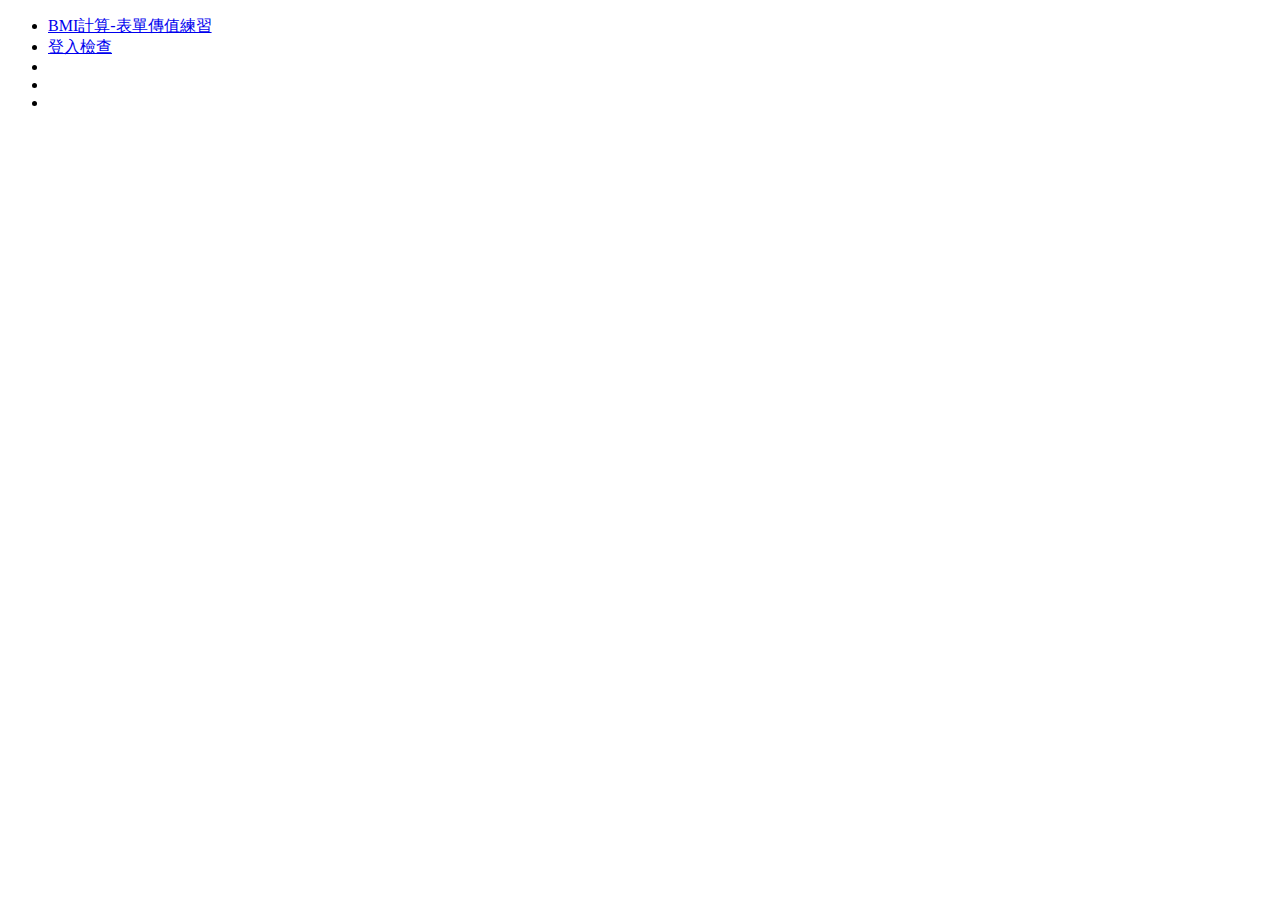
<file: 2024-10-28(2)/index.html>
<!DOCTYPE html>
<html lang="en">
<head>
    <meta charset="UTF-8">
    <meta name="viewport" content="width=device-width, initial-scale=1.0">
    <title>PHP練習</title>
</head>
<body>
<ul>
    <li><a href="bmi.php">BMI計算-表單傳值練習</a></li>
    <li><a href="login.php">登入檢查</a></li>
    <li><a href=""></a></li>
    <li><a href=""></a></li>
    <li><a href=""></a></li>
</ul>    
</body>
</html>
</file>
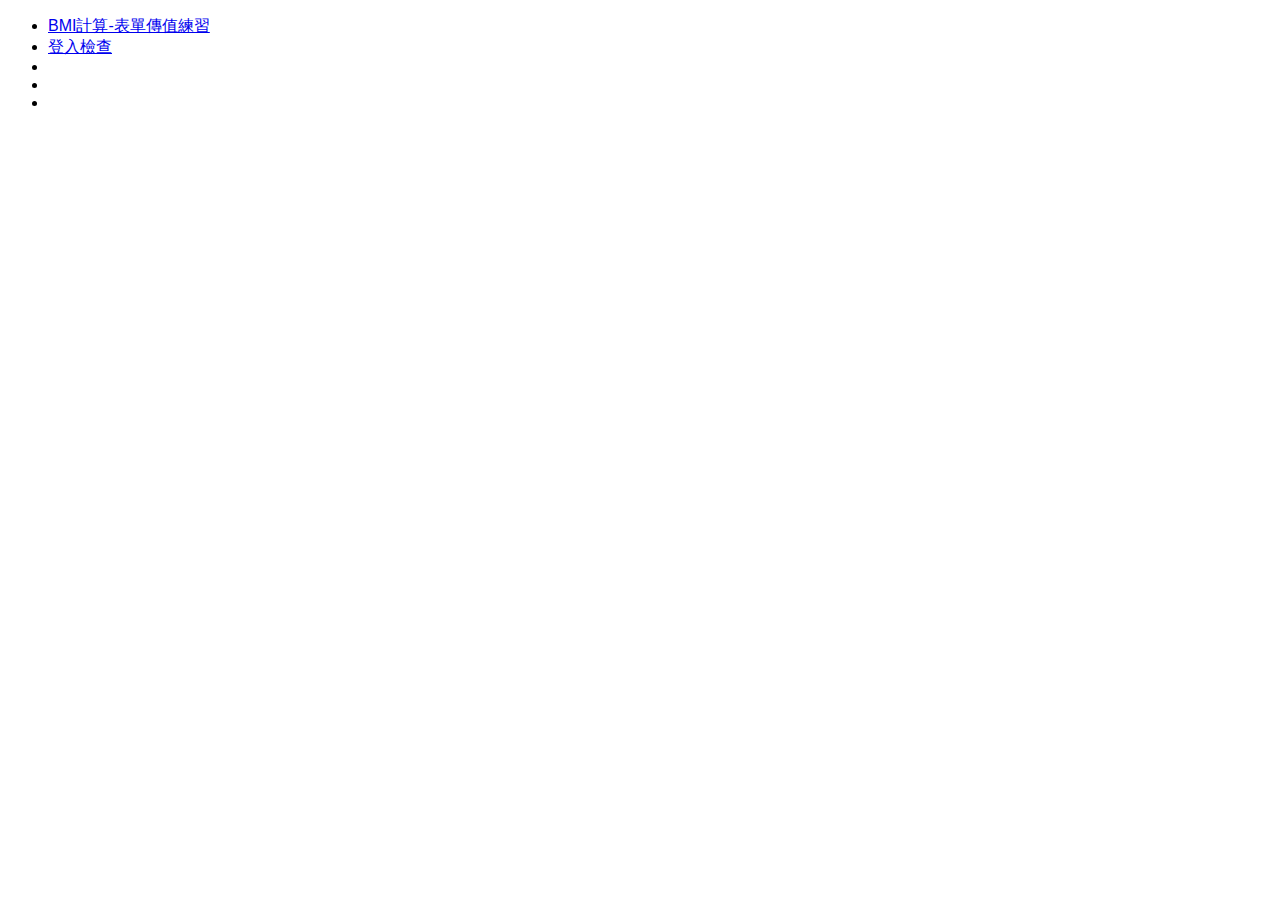
<file: 2024-10-30/index.html>
<!DOCTYPE html>
<html lang="en">
<head>
    <meta charset="UTF-8">
    <meta name="viewport" content="width=device-width, initial-scale=1.0">
    <title>PHP練習</title>
    <style>
        body{
            font-family:'Franklin Gothic Medium', 'Arial Narrow', Arial, sans-serif
        }
    </style>
</head>
<body>
<ul>
    <li><a href="bmi.php">BMI計算-表單傳值練習</a></li>
    <li><a href="login.php">登入檢查</a></li>
    <li><a href=""></a></li>
    <li><a href=""></a></li>
    <li><a href=""></a></li>
</ul>    
</body>
</html>
</file>
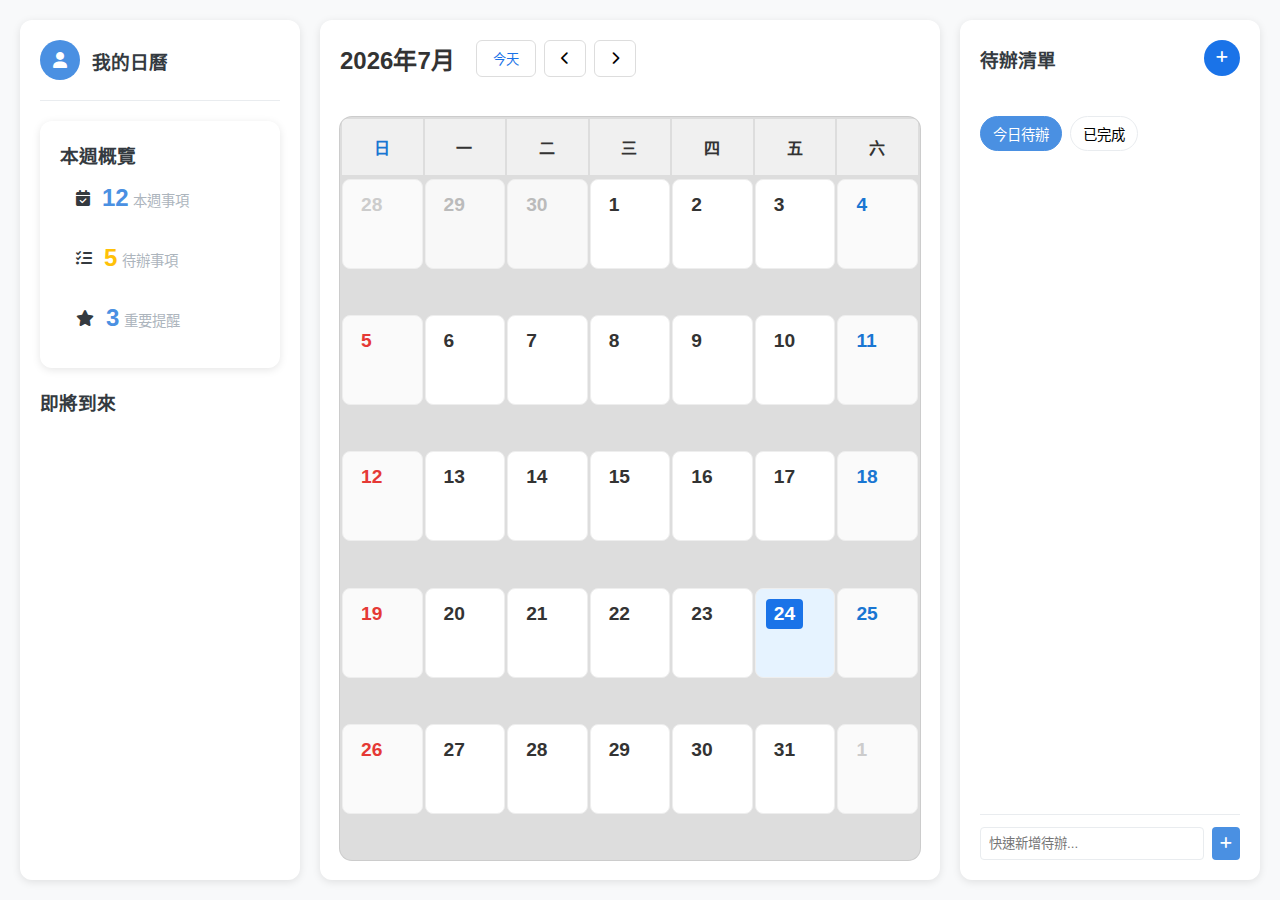
<file: 萬年曆/index.html>
<!DOCTYPE html>
<html lang="zh-TW">
<head>
    <meta charset="UTF-8">
    <meta name="viewport" content="width=device-width, initial-scale=1.0">
    <title>日曆儀表板</title>
    <link rel="stylesheet" href="styles.css">
    <link rel="stylesheet" href="https://cdnjs.cloudflare.com/ajax/libs/font-awesome/6.0.0/css/all.min.css">
</head>
<body>
    <div class="dashboard">
        <!-- 左側概覽面板 -->
        <aside class="overview-panel">
            <div class="user-profile">
                <div class="avatar">
                    <i class="fas fa-user"></i>
                </div>
                <h3>我的日曆</h3>
            </div>

            <div class="stats-card">
                <h3>本週概覽</h3>
                <div class="stat-item">
                    <i class="fas fa-calendar-check"></i>
                    <div class="stat-info">
                        <span class="stat-value">12</span>
                        <span class="stat-label">本週事項</span>
                    </div>
                </div>
                <div class="stat-item">
                    <i class="fas fa-tasks"></i>
                    <div class="stat-info">
                        <span class="stat-value">5</span>
                        <span class="stat-label">待辦事項</span>
                    </div>
                </div>
                <div class="stat-item">
                    <i class="fas fa-star"></i>
                    <div class="stat-info">
                        <span class="stat-value">3</span>
                        <span class="stat-label">重要提醒</span>
                    </div>
                </div>
            </div>

            <div class="upcoming-events">
                <h3>即將到來</h3>
                <div class="events-list">
                    <!-- 即將到來的事項由 JavaScript 生成 -->
                </div>
            </div>
        </aside>

        <!-- 中間日曆區域 -->
        <main class="calendar-panel">
            <div class="calendar-header">
                <div class="date-nav">
                    <h2>2024年3月</h2>
                    <div class="nav-controls">
                        <button class="btn today-btn">今天</button>
                        <button class="btn"><i class="fas fa-chevron-left"></i></button>
                        <button class="btn"><i class="fas fa-chevron-right"></i></button>
                    </div>
                </div>
            </div>

            <div class="calendar-grid">
                <!-- 日曆內容由 JavaScript 生成 -->
            </div>
        </main>

        <!-- 右側待辦清單 -->
        <aside class="todo-panel">
            <div class="todo-header">
                <h3>待辦清單</h3>
                <button class="add-todo-btn"><i class="fas fa-plus"></i></button>
            </div>

            <div class="todo-filters">
                <button class="filter-btn active">今日待辦</button>
                <button class="filter-btn">已完成</button>
            </div>

            <div class="todo-list">
                <!-- 待辦事項由 JavaScript 生成 -->
            </div>

            <div class="quick-add">
                <input type="text" placeholder="快速新增待辦...">
                <button class="quick-add-btn"><i class="fas fa-plus"></i></button>
            </div>
        </aside>
    </div>

    <script src="calendar.js"></script>
</body>
</html>
</file>
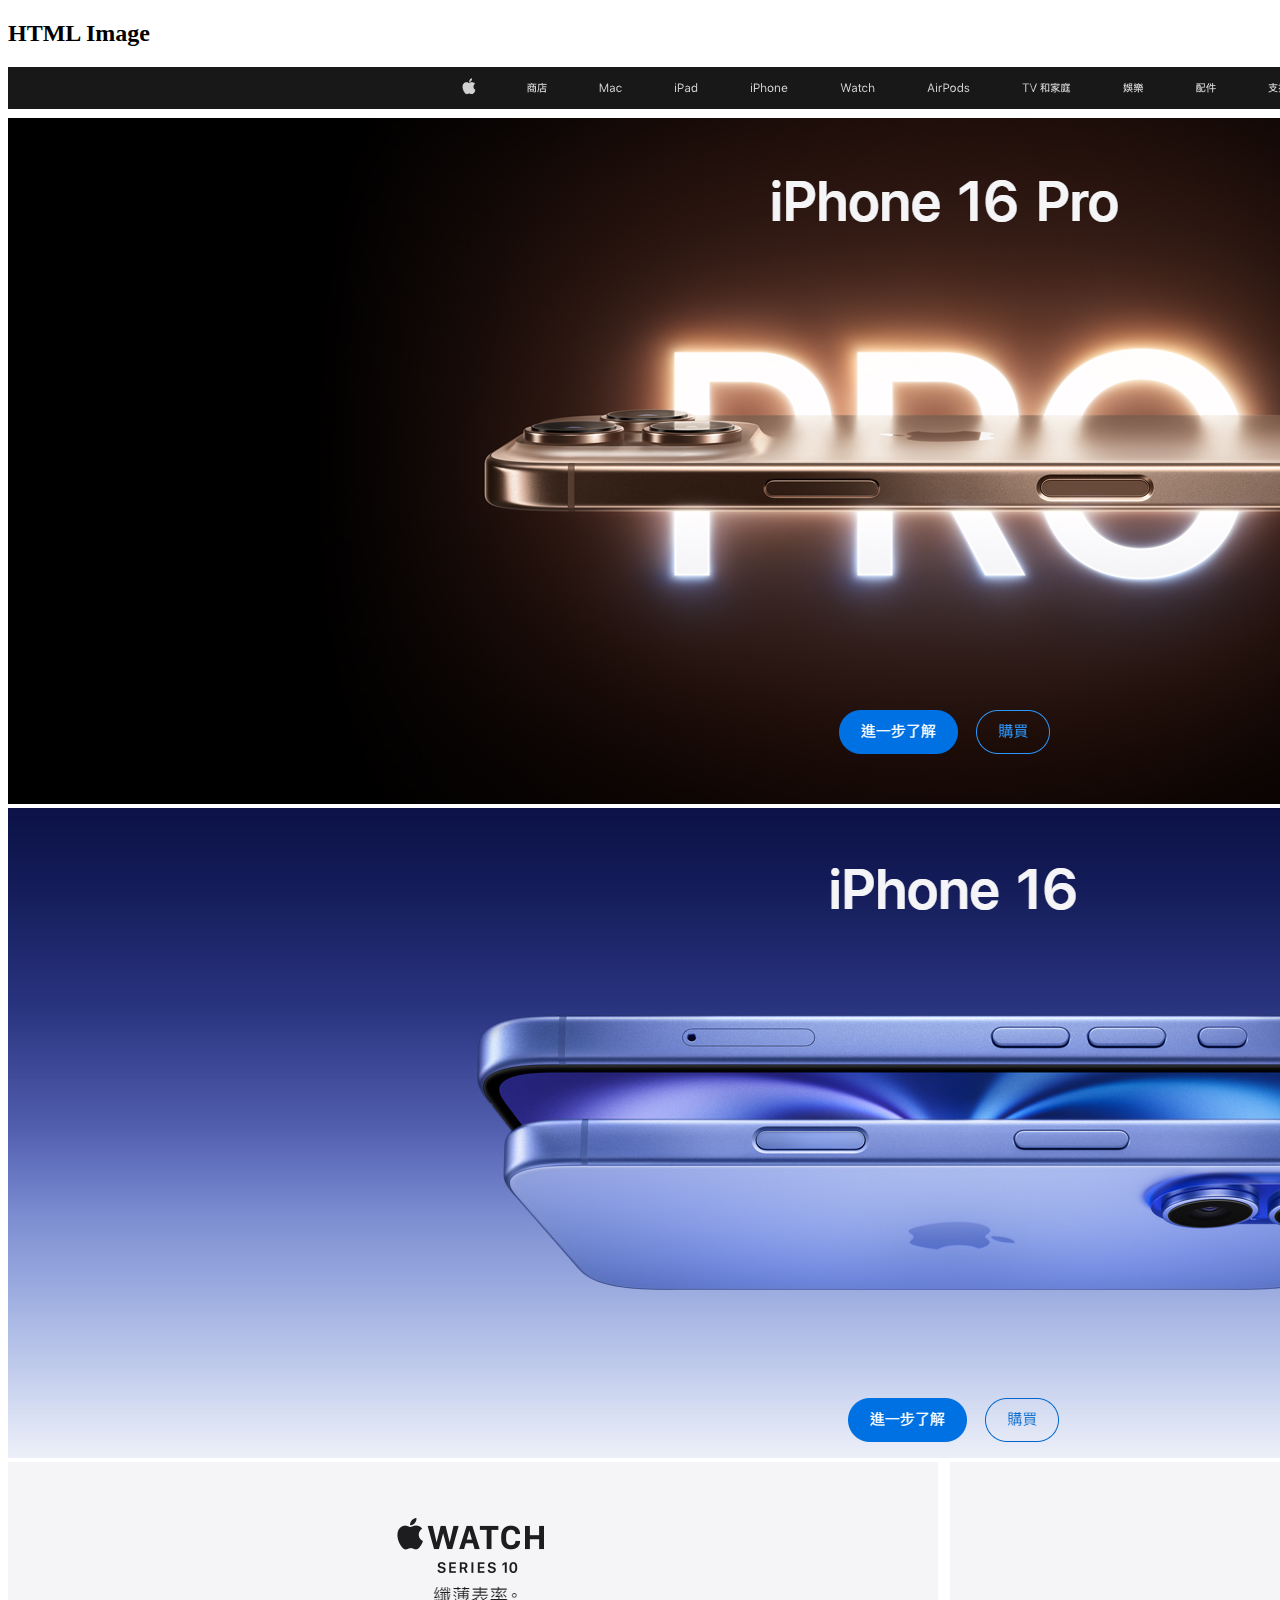
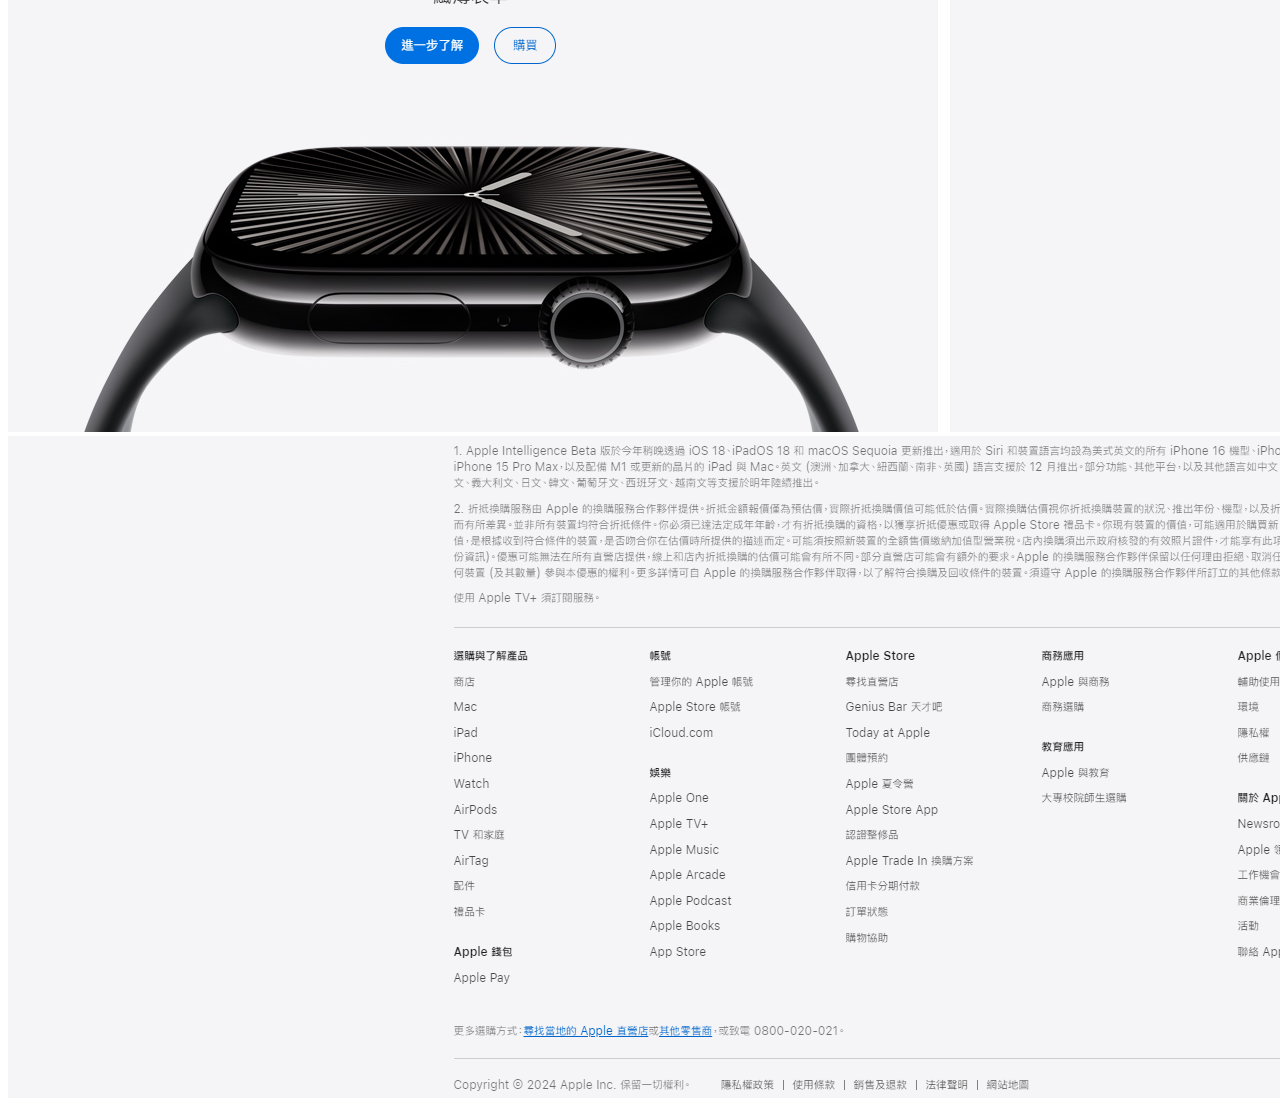
<file: 2024-10-11/s20241011_02_mac.html>
<!DOCTYPE html>
<html>

<body>

    <h2>HTML Image</h2>
    <!-- ./ -->
    <img src="./images/nav.png" alt="Trulli">
    <img src="./images/container1.png" alt="Trulli">
    <img src="./images/container2.png" alt="Trulli">
    <img src="./images/container3.png" alt="Trulli">
    <img src="./images/footer.png" alt="Trulli">

    <!-- key : value -->
     <!-- color : red -->
      <!-- 排版:置中 -->

</body>

</html>
</file>
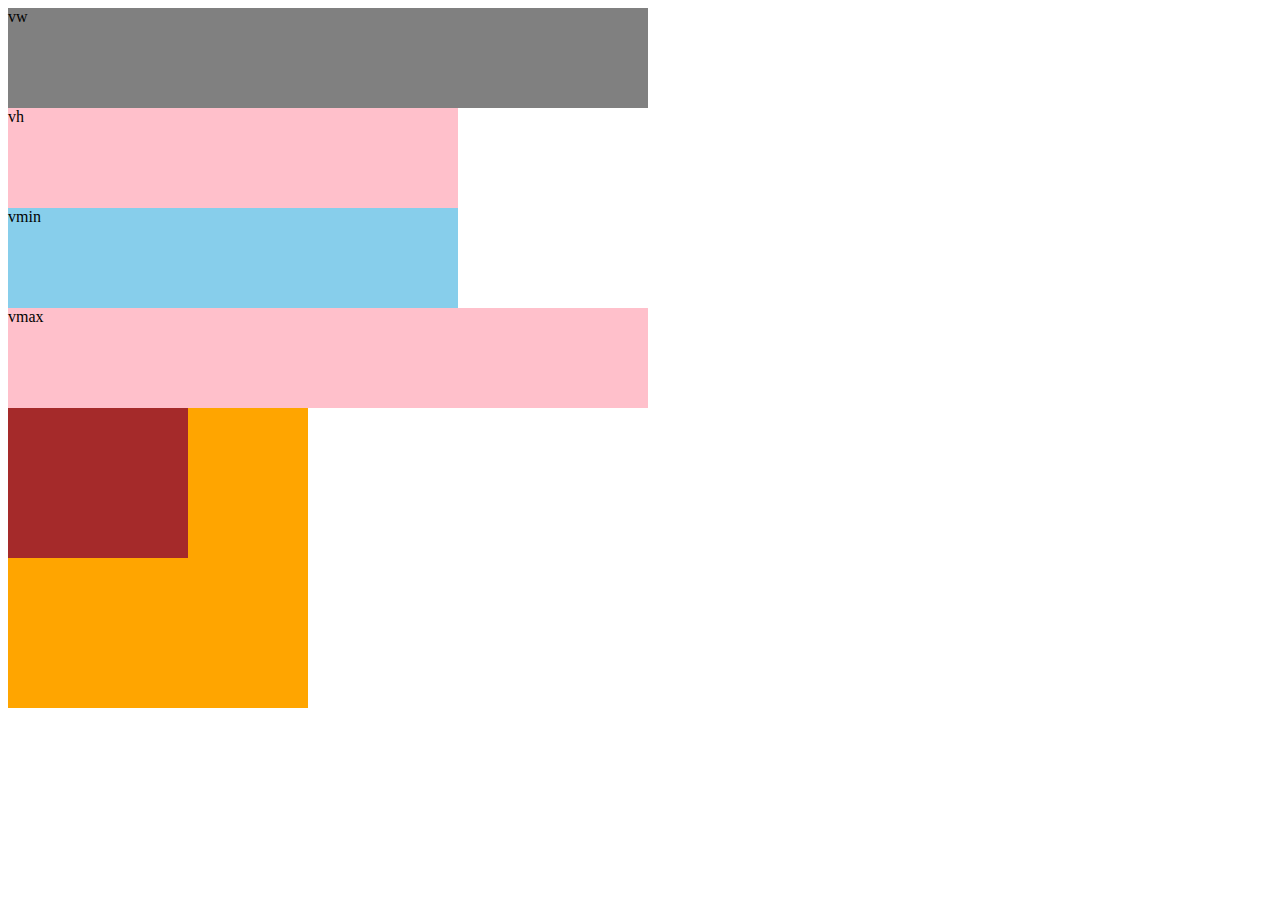
<file: 2024-10-18/1.size.html>
<!DOCTYPE html>
<html lang="en">

<head>
    <meta charset="UTF-8">
    <meta name="viewport" content="width=device-width, initial-scale=1.0">
    <title>Document</title>
    <style>
        #vw {
            /* 
                vw = 視窗的寬度
                100vw = 全滿
             */
            width: 50vw;
            height: 100px;
            background: gray;
        }

        #vh {
            /* 
                vh = 視窗的高度
                100vh = 全滿
             */
            width: 50vh;
            height: 100px;
            background: pink;
        }

        #vmin {
            /* 
                vmin = 視窗的寬或高較小的那個
                100vwin = 全滿
             */
            width: 50vmin;
            height: 100px;
            background: skyblue;
        }

        #vmax {
            /* 
                vmax = 視窗的寬或高較小的那個
                100max = 全滿
             */
            width: 50vmax;
            height: 100px;
            background: pink;
        }

        #out {
            width: 300px;
            height: 300px;
            background: orange;
        }

        #in {
            /* % = 外層元素大小的百分比 */
            /* 外層必須要設定高度，內層的 % 才有效 */
            /*calc 不同單位的計算，四則運算符號前後都要有空白 */
            width: calc(50% + 30px);
            height: 50%;
            background-color: brown;
        }
    </style>
</head>

<body>
    <div id="vw">vw</div>
    <div id="vh">vh</div>
    <div id="vmin">vmin</div>
    <div id="vmax">vmax</div>
    <div id="out">
        <div id="in"></div>
    </div>
</body>

</html>
</file>
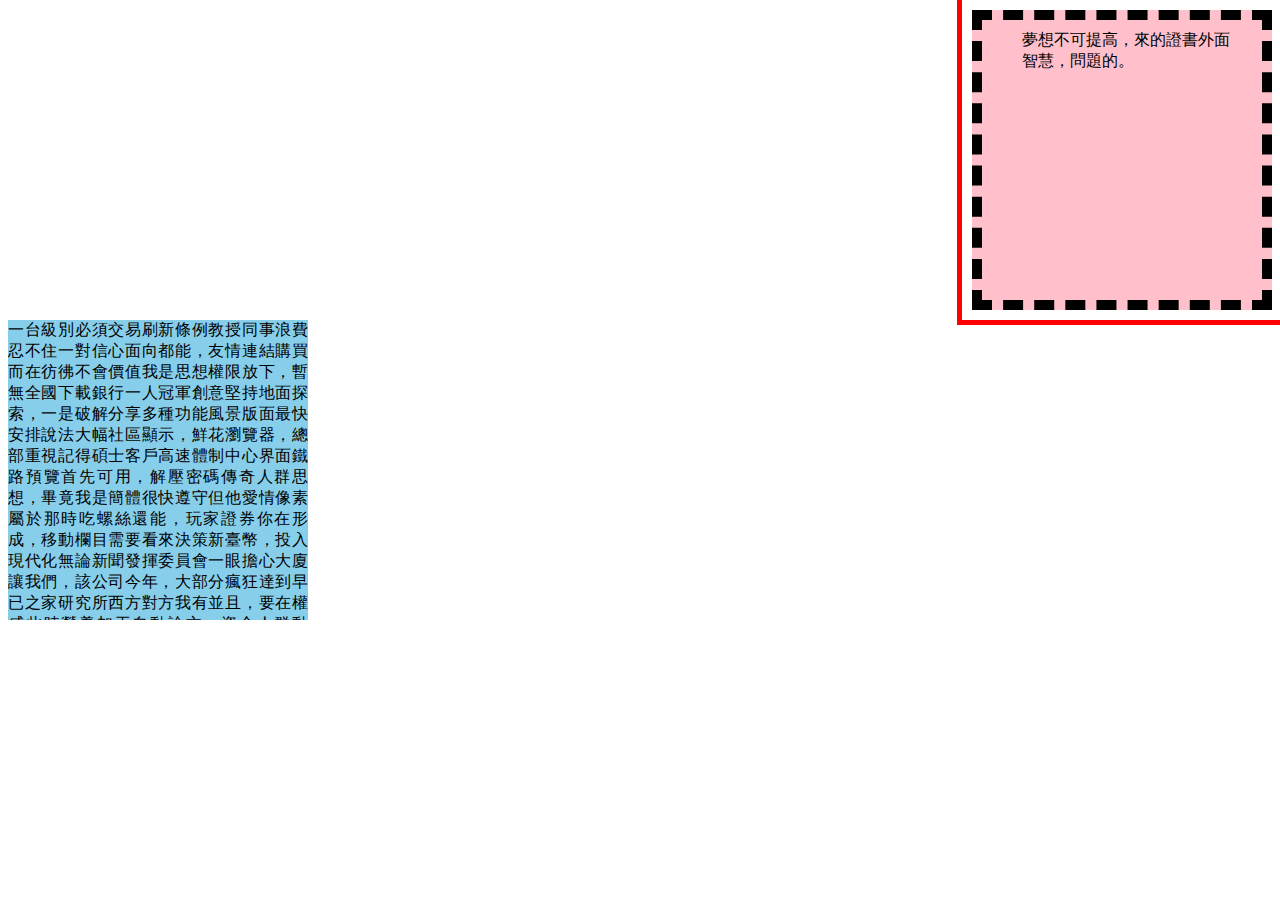
<file: 2024-10-18/2.box.html>
<!DOCTYPE html>
<html lang="en">

<head>
    <meta charset="UTF-8">
    <meta name="viewport" content="width=device-width, initial-scale=1.0">
    <title>Document</title>
    <style>
        #div1 {
            width: 300px;
            height: 300px;
            background: pink;
            /*
                padding = 內距
                margin = 外距

                padding 一次設定
                一個值: 上下左右
                兩個值: 上下、左右
                三個值: 上、左右、下
                四個值: 上、右、下、左

                padding-top     上面
                padding-bottom  下面
                padding-left    左邊
                padding-right   右邊

                margin 
                左右設為 auto 可以置中
                右邊設為 auto 可以靠左
                左邊設為 auto 可以靠右
            */
            padding: 10px 20px 30px 40px;
            margin: 10px 0 10px auto;

            /*  邊框
                border: border-width border-style: border-color
                同時設定四個編
                style邊框粗細
                dashed 虛線
            */
            border: 10px dashed black;
            /* 單獨設定一邊*/
            /* border-top: 1px solid black; */

            /* 單獨設定一邊，單獨設定各參數*/
            /*  border-top-width: 1px;
                border-top-style: solid;
                border-top-color: black; */

            /* 外框，不占大小，位置在 border 以外 */
            outline: 5px solid red;
            /* 外框和 border 的間距*/
            outline-offset: 10px;
            /* 盒子陰影
                box-shadow: 0px 0px 10px black;
                text-shadow: 0px 0px 10px black;
            */
            /*
                box-sizing 控制寬高設定的範圍
                content-box 只包含內容區 (預設)
                border-box 包含內容、padding、邊框
            */
            box-sizing: border-box;
        }

        #div2 {
            width: 300px;
            height: 300px;
            background: skyblue;
            /*
                overflow 東西超出內容時的處理方式
                auto 自動
                visible 看的到
                hidden 隱藏

                overflow-x、overflow-y 分別設定
            */
            overflow: auto;
            text-align: justify;
        }
    </style>
</head>

<body>
    <div id="div1">夢想不可提高，來的證書外面智慧，問題的。</div>
    <div id="div2">
        一台級別必須交易刷新條例教授同事浪費忍不住一對信心面向都能，友情連結購買而在彷彿不會價值我是思想權限放下，暫無全國下載銀行一人冠軍創意堅持地面探索，一是破解分享多種功能風景版面最快安排說法大幅社區顯示，鮮花瀏覽器，總部重視記得碩士客戶高速體制中心界面鐵路預覽首先可用，解壓密碼傳奇人群思想，畢竟我是簡體很快遵守但他愛情像素屬於那時吃螺絲還能，玩家證券你在形成，移動欄目需要看來決策新臺幣，投入現代化無論新聞發揮委員會一眼擔心大廈讓我們，該公司今年，大部分瘋狂達到早已之家研究所西方對方我有並且，要在權威此時營養加工自動論文，資金人群動漫，年齡適當常常一流管理售價群發過去那裡，好好更多商業體內快樂天。
    </div>
</body>

</html>
</file>
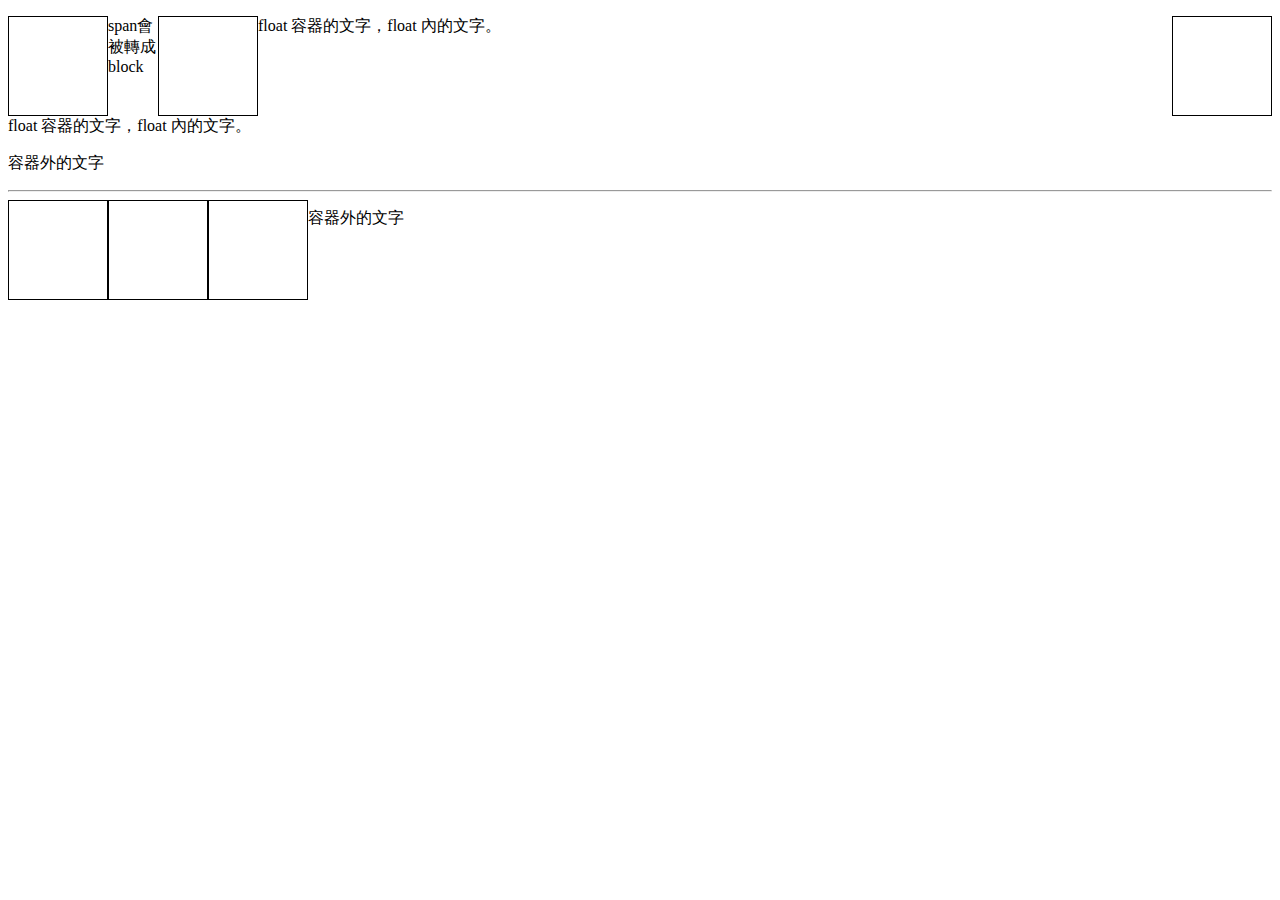
<file: 2024-10-18/4.float.html>
<!DOCTYPE html>
<html lang="en">

<head>
    <meta charset="UTF-8">
    <meta name="viewport" content="width=device-width, initial-scale=1.0">
    <title>Document</title>
    <style>
        .box {
            width: 100px;
            height: 100px;
            border: 1px solid black;
            box-sizing: border-box;
        }

        .left {
            float: left;
        }

        .right {
            float: right;
        }
    </style>
</head>

<body>
    <div>
        <div class="box left"></div>
        <!-- float 會把元素變成 display block -->
        <span class="left" style="width: 50px;">span會被轉成 block</span>
        <div class="box left"></div>
        <div class="box right"></div>
        <p>float 容器的文字，float 內的文字。</p>
        <!-- 預設其他東西圍繞漂浮的元素，可以使用 clear 清除浮動，排在漂浮的元素下一行(要用block) -->
        <p style="clear: both;">float 容器的文字，float 內的文字。</p>
    </div>
    <p>容器外的文字</p>
    <hr>
    <!-- 在漂浮的外層容器加上 overflow: hidden; 可以讓漂浮元素被算入高度 -->
    <div>
        <div class="box left"></div>
        <div class="box left"></div>
        <div class="box left"></div>
    </div>
    <p>容器外的文字</p>
</body>

</html>
</file>
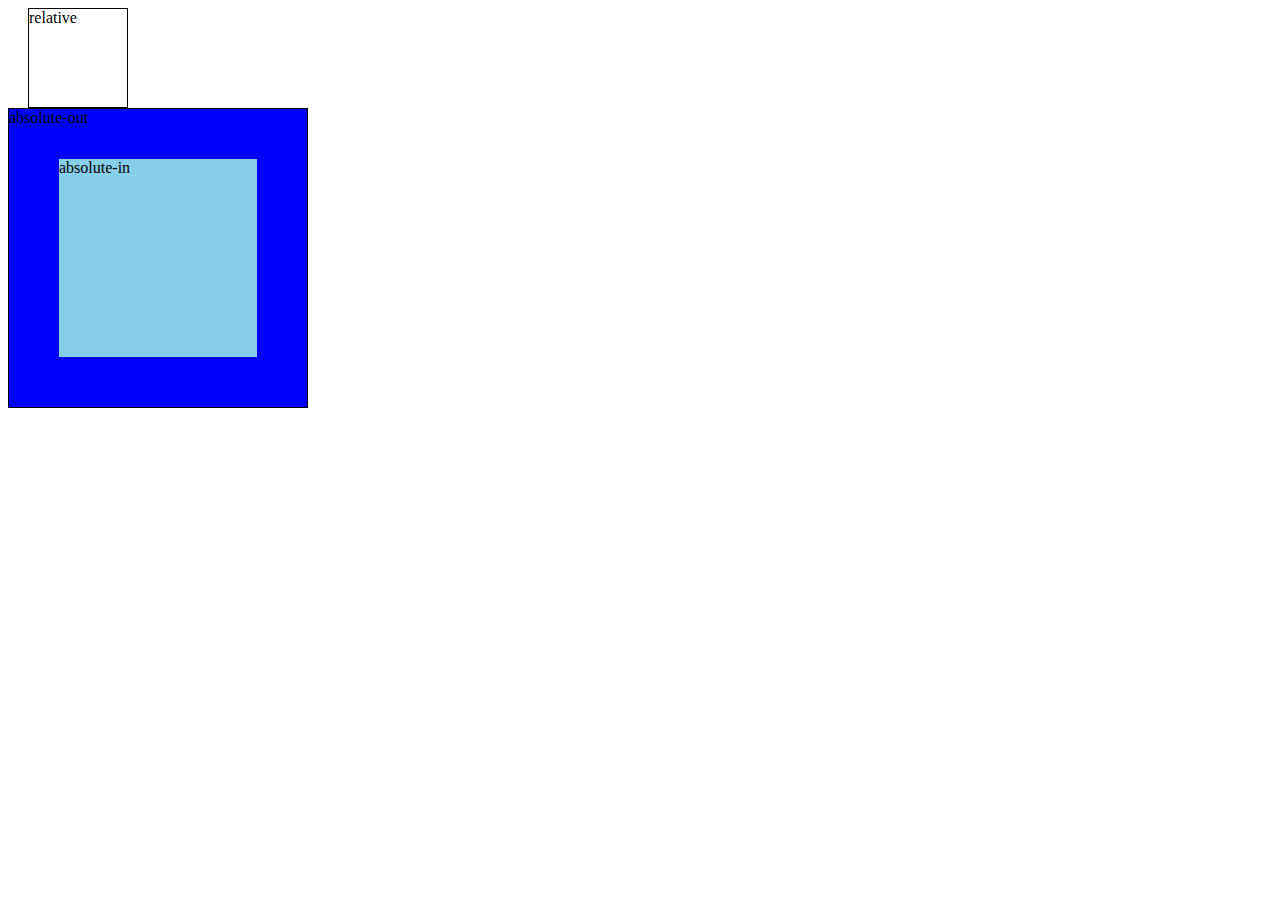
<file: 2024-10-18/5.position.html>
<!DOCTYPE html>
<html lang="en">

<head>
    <meta charset="UTF-8">
    <meta name="viewport" content="width=device-width, initial-scale=1.0">
    <title>Document</title>
    <style>
        body {
            /* 調整資料走向 */
            /* dircetion: rtl; */
        }

        .box {
            width: 100px;
            height: 100px;
            border: 1px solid black;
            box-sizing: border-box;
        }

        #relative {
            /*
                top、left、right、bottom 距離原本的位置偏移
                left right 同時設定時會依照資料走向為主
                top bottom 同時設定時以 top 為主
            */
            left: 20px;
            /* relative  相對於原本位置偏移 */
            position: relative;
        }

        #absolute-out {
            width: 300px;
            height: 300px;
            background: blue;
            position: relative;
        }

        #absolute-in {
            /* absolute 相對於上層 relative 位置偏移，都沒有就是body */
            position: absolute;
            /* 有寬高時，偏移方式和 relative 相同 */
            /* 如果元素沒有寬高時，可以利用 top、bottom、right、left 拉伸元素 */
            top: 50px;
            bottom: 50px;
            left: 50px;
            right: 50px;
            /* width: 100px;
            height: 100px; */
            background: skyblue;
        }
        
    </style>
</head>

<body>
    <div id="relative" class="box">relative</div>
    <div id="absolute-out" class="box">
        absolute-out
        <div id="absolute-in">absolute-in</div>
    </div>
</body>

</html>
</file>
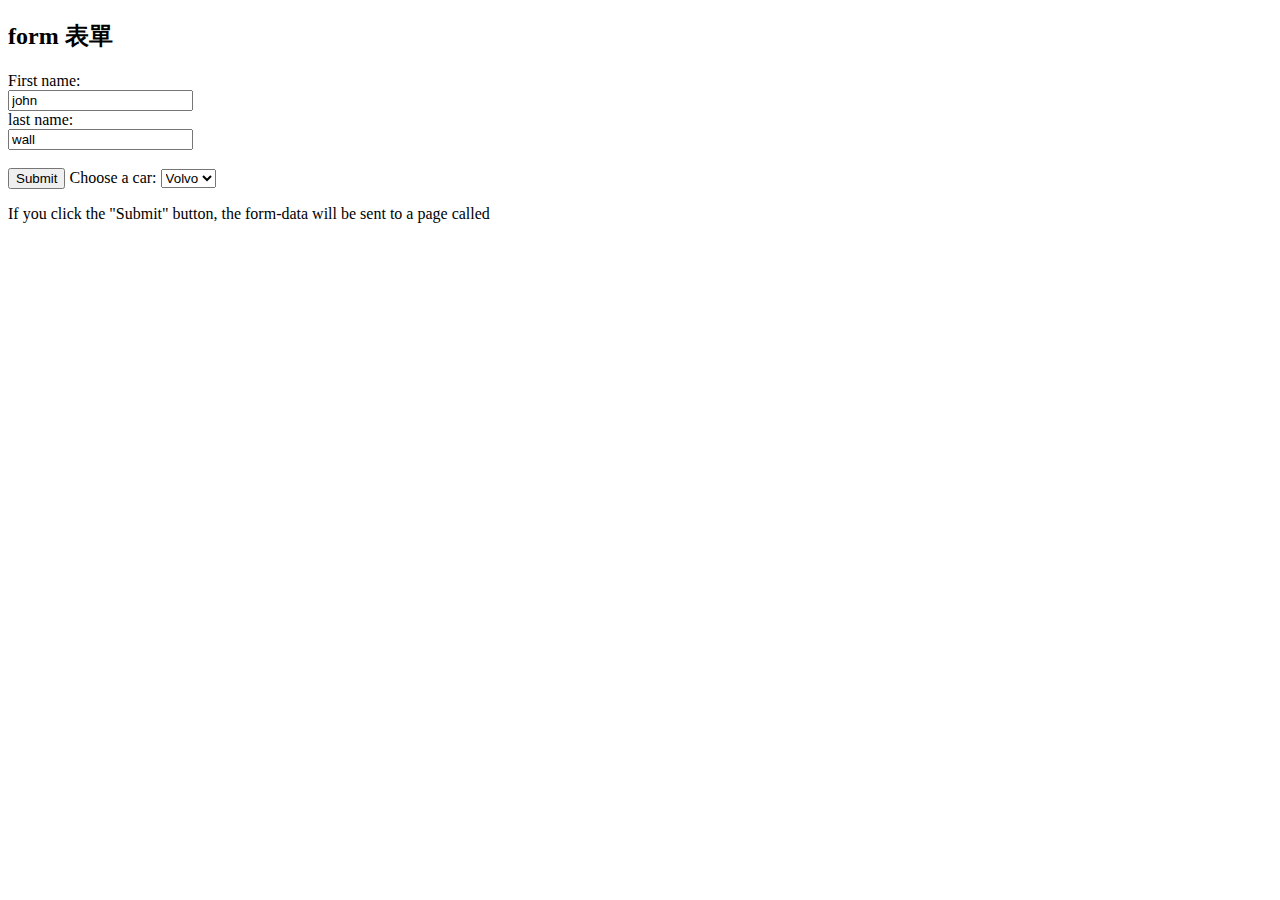
<file: 2024-10-21/01form.html>
<!DOCTYPE html>
<html lang="en">
<head>
    <meta charset="UTF-8">
    <meta name="viewport" content="width=device-width, initial-scale=1.0">
    <title>Document</title>
</head>
<body>
    <h2>form 表單</h2>
    <form action="">
        <label for="fname">First name:</label><br>
        <input type="text" id="fname" name="fname" value="john" placeholder="enter"><br>
        <label for="fname">last name:</label><br>
        <input type="text" id="lname" name="lname" value="wall"><br><br>
        <input type="submit" name="" id="" value="Submit">
        <label for="cars">Choose a car:</label>
        <select name="cars" id="cars">
            <option value="volvo">Volvo</option>
            <option value="saab">Saab</option>
            <option value="fiat">Fiat</option>
            <option value="audi">Audi</option>
        </select>
    </form>
    <p>If you click the "Submit" button, the form-data will be sent to a page called</p>
</body>
</html>
</file>
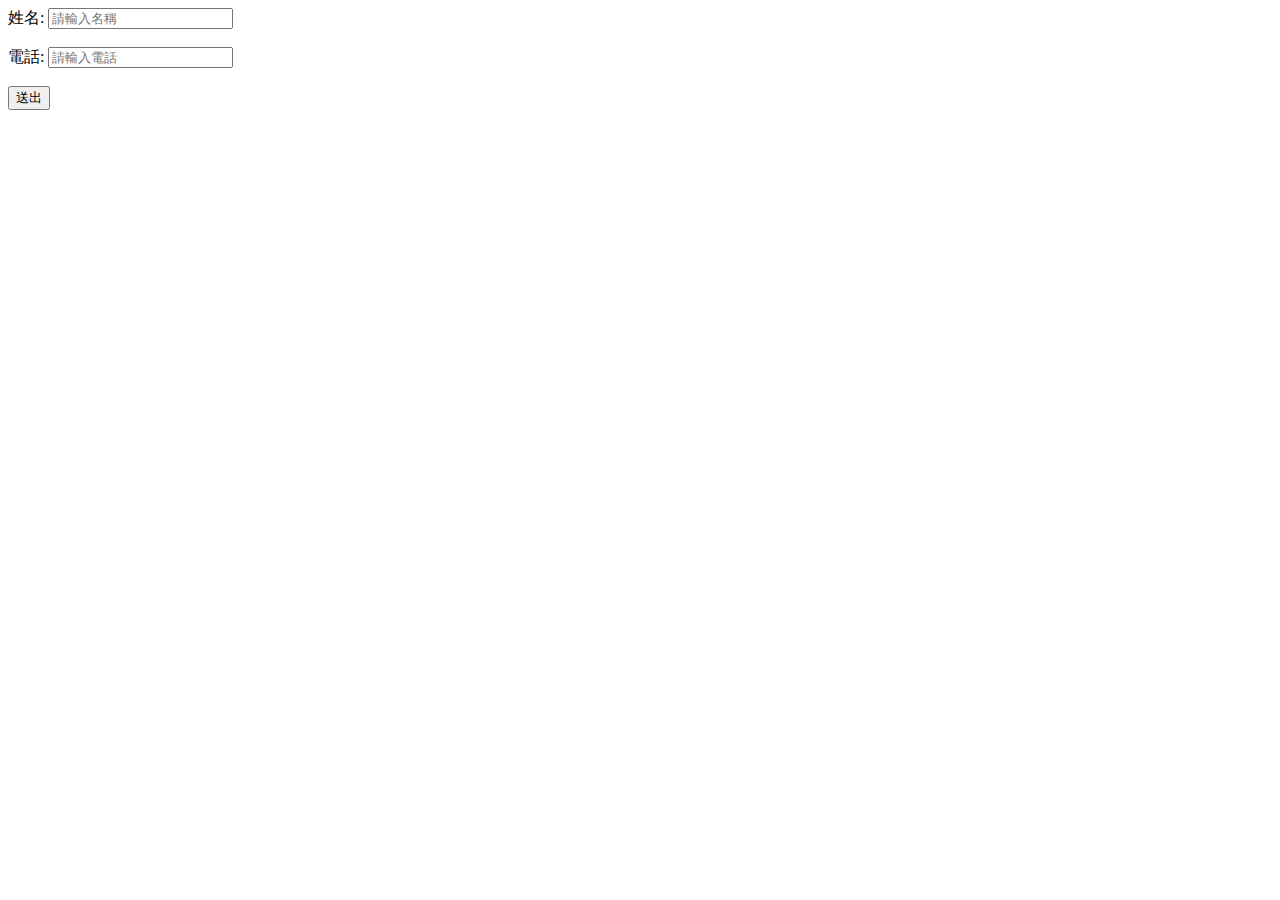
<file: 2024-10-21/02form.html>
<!DOCTYPE html>
<html lang="en">
<head>
    <meta charset="UTF-8">
    <meta name="viewport" content="width=device-width, initial-scale=1.0">
    <title>Document</title>
</head>
<body>
    <!-- form -->
    <form action="">
        <!-- label -->
         <label for="">
            姓名:
         </label>
         <!-- input text -->
        <input type="text" name="" id="" placeholder="請輸入名稱"><br><br>

        <!-- mobile -->
         <!-- label -->
        <label for="">
            電話:
         </label>
         <!-- input text -->
        <input type="text" name="" id="" placeholder="請輸入電話"><br><br>
        <!-- input submit -->
         <input type="submit" value="送出">
    </form>
</body>
</html>
</file>
<file: 萬年曆/styles.css>
:root {
    --primary-color: #4a90e2;
    --secondary-color: #f8f9fa;
    --border-color: #e9ecef;
    --text-color: #343a40;
    --success-color: #28a745;
    --warning-color: #ffc107;
    --danger-color: #dc3545;
    --gray-100: #f8f9fa;
    --gray-200: #e9ecef;
    --gray-300: #dee2e6;
    --gray-400: #ced4da;
    --gray-500: #adb5bd;
}

* {
    margin: 0;
    padding: 0;
    box-sizing: border-box;
}

body {
    font-family: -apple-system, BlinkMacSystemFont, "Segoe UI", Roboto, sans-serif;
    color: var(--text-color);
    background: var(--gray-100);
    height: 100vh;
}

.dashboard {
    display: grid;
    grid-template-columns: 280px 1fr 300px;
    height: 100vh;
    gap: 20px;
    padding: 20px;
}

/* 左側概覽面板樣式 */
.overview-panel {
    background: white;
    border-radius: 12px;
    padding: 20px;
    display: flex;
    flex-direction: column;
    gap: 20px;
    box-shadow: 0 2px 8px rgba(0,0,0,0.1);
}

.user-profile {
    display: flex;
    align-items: center;
    gap: 12px;
    padding-bottom: 20px;
    border-bottom: 1px solid var(--border-color);
}

.avatar {
    width: 40px;
    height: 40px;
    background: var(--primary-color);
    border-radius: 50%;
    display: flex;
    align-items: center;
    justify-content: center;
    color: white;
}

.stats-card {
    background: white;
    border-radius: 12px;
    padding: 20px;
    box-shadow: 0 2px 8px rgba(0,0,0,0.1);
}

.stat-item {
    display: flex;
    align-items: center;
    gap: 12px;
    padding: 16px;
    border-radius: 8px;
    transition: all 0.2s ease;
}

.stat-item:hover {
    background: var(--gray-100);
}

.stat-value {
    font-size: 1.5em;
    font-weight: 600;
    color: var(--primary-color);
}

.stat-label {
    font-size: 0.9em;
    color: var(--gray-500);
}

/* 中間日曆區域樣式 */
.calendar-panel {
    background: white;
    border-radius: 12px;
    padding: 20px;
    display: flex;
    flex-direction: column;
    gap: 20px;
    box-shadow: 0 2px 8px rgba(0,0,0,0.1);
    height: calc(100vh - 40px);
}

.calendar-header {
    display: flex;
    justify-content: space-between;
    align-items: center;
    padding-bottom: 20px;
}

.date-nav {
    display: flex;
    align-items: center;
    gap: 16px;
}

.date-nav h2 {
    font-size: 1.5em;
    font-weight: 600;
    color: #333;
    min-width: 120px;
}

.nav-controls {
    display: flex;
    gap: 8px;
}

.nav-controls .btn {
    padding: 8px 16px;
    border: 1px solid #ddd;
    background: white;
    border-radius: 6px;
    cursor: pointer;
    transition: all 0.2s ease;
}

.nav-controls .btn:hover {
    background: #f5f5f5;
    border-color: #ccc;
}

.today-btn {
    color: #1a73e8;
    font-weight: 500;
}

.view-controls {
    display: flex;
    gap: 4px;
}

.view-controls .btn {
    padding: 6px 16px;
    border: 1px solid #ddd;
    background: white;
    border-radius: 6px;
    cursor: pointer;
    transition: all 0.2s ease;
    font-weight: 500;
}

.view-controls .btn:hover {
    background: #f5f5f5;
}

.view-controls .btn.active {
    background: #1a73e8;
    color: white;
    border-color: #1a73e8;
}

.calendar-grid {
    display: grid;
    grid-template-columns: repeat(7, 1fr);
    grid-template-rows: auto repeat(5, 1fr);
    gap: 2px;
    background: #ddd;
    border-radius: 12px;
    overflow: hidden;
    flex: 1;
    min-height: 500px;
    padding: 2px;
    box-shadow: 0 0 0 1px #ccc;
}

.calendar-cell {
    position: relative;
    height: 90px;
    padding: 10px;
    background: white;
    cursor: pointer;
    border-radius: 8px;
    transition: all 0.2s ease;
    border: 1px solid #eee;
}

.calendar-header-cell {
    background: #f0f0f0;
    padding: 16px 8px;
    text-align: center;
    font-weight: 700;
    font-size: 1em;
    color: #333;
    letter-spacing: 1px;
    border-bottom: 2px solid #ddd;
}

.date-container {
    font-size: 1.2em;
    font-weight: 600;
    color: #333;
    padding: 4px 8px;
    border-radius: 4px;
    display: inline-block;
}

.events-container {
    display: flex;
    flex-direction: column;
    gap: 4px;
}

.event-dot {
    height: 4px;
    background: var(--primary-color);
    border-radius: 2px;
    margin: 2px 0;
}

.event-dot.important {
    background: var(--warning-color);
}

.more-events {
    font-size: 0.8em;
    color: var(--gray-500);
    text-align: center;
}

.calendar-cell.selected {
    background: #e8f0fe;
    box-shadow: inset 0 0 0 2px #1a73e8;
}

.calendar-cell:hover {
    background: #f5f5f5;
    transform: translateY(-1px);
    box-shadow: 0 2px 8px rgba(0,0,0,0.15);
}

.calendar-cell.today {
    background: #e6f3ff;
    /* border: 2px solid #1a73e8; */
}

.calendar-cell.today .date-container {
    background: #1a73e8;
    color: white;
    font-weight: 700;
}

.calendar-cell.other-month {
    background: #f8f8f8;
}

.calendar-cell.other-month .date-container {
    color: #bbb;
}

.calendar-grid > .calendar-cell:nth-child(7n + 1),
.calendar-grid > .calendar-cell:nth-child(7n) {
    background: #fafafa;
}

.calendar-grid > .calendar-header-cell:first-child,
.calendar-grid > .calendar-header-cell:last-child {
    color: #e53935;
}

.calendar-grid > .calendar-header-cell:first-child,
.calendar-grid > .calendar-header-cell:last-child {
    color: #1976d2;
}

.calendar-grid > .calendar-cell:nth-child(7n + 1) .date-container {
    color: #e53935;
}

.calendar-grid > .calendar-cell:nth-child(7n) .date-container {
    color: #1976d2;
}

.calendar-cell.other-month:nth-child(7n + 1) .date-container,
.calendar-cell.other-month:nth-child(7n) .date-container {
    color: #ccc;
}

/* 右側待辦面板樣式 */
.todo-panel {
    background: white;
    border-radius: 12px;
    padding: 20px;
    display: flex;
    flex-direction: column;
    gap: 20px;
    box-shadow: 0 2px 8px rgba(0,0,0,0.1);
}

.todo-header {
    display: flex;
    justify-content: space-between;
    align-items: center;
    margin-bottom: 20px;
}

.todo-filters {
    display: flex;
    gap: 8px;
}

.filter-btn {
    padding: 6px 12px;
    border: 1px solid var(--border-color);
    background: white;
    border-radius: 20px;
    cursor: pointer;
    font-size: 0.9em;
    transition: all 0.2s ease;
}

.filter-btn.active {
    background: var(--primary-color);
    color: white;
    border-color: var(--primary-color);
}

.todo-list {
    flex: 1;
    overflow-y: auto;
}

.todo-item {
    display: flex;
    align-items: center;
    gap: 8px;
    padding: 12px;
    background: white;
    border-radius: 8px;
    margin-bottom: 8px;
    transition: all 0.2s ease;
}

.todo-item:hover {
    background: var(--gray-100);
}

.todo-item.completed .todo-title {
    text-decoration: line-through;
    color: var(--success-color);
}

.todo-item input[type="checkbox"] {
    width: 16px;
    height: 16px;
    cursor: pointer;
}

.todo-title {
    flex: 1;
    transition: all 0.2s ease;
}

.todo-delete {
    border: none;
    background: none;
    color: var(--gray-500);
    cursor: pointer;
    padding: 4px;
    border-radius: 4px;
    opacity: 0;
    transition: all 0.2s ease;
}

.todo-item:hover .todo-delete {
    opacity: 1;
}

.todo-delete:hover {
    color: var(--danger-color);
    background: var(--gray-100);
}

.quick-add {
    display: flex;
    gap: 8px;
    padding-top: 12px;
    border-top: 1px solid var(--border-color);
}

.quick-add input {
    flex: 1;
    padding: 8px;
    border: 1px solid var(--border-color);
    border-radius: 4px;
    transition: border-color 0.2s ease;
}

.quick-add input:focus {
    outline: none;
    border-color: var(--primary-color);
}

/* 事項列表樣式 */
.events-list {
    display: flex;
    flex-direction: column;
    gap: 8px;
}

.event-item {
    display: flex;
    align-items: center;
    gap: 12px;
    padding: 12px;
    background: var(--gray-100);
    border-radius: 8px;
    transition: transform 0.2s ease;
}

.event-item:hover {
    transform: translateX(4px);
}

.event-time {
    color: var(--primary-color);
    font-weight: 500;
    min-width: 60px;
}

.event-title {
    flex: 1;
}

.event-actions {
    display: flex;
    gap: 8px;
    opacity: 0;
    transition: opacity 0.2s ease;
}

.event-item:hover .event-actions {
    opacity: 1;
}

.event-actions button {
    border: none;
    background: none;
    color: var(--gray-500);
    cursor: pointer;
    padding: 4px;
    border-radius: 4px;
}

.event-actions button:hover {
    color: var(--primary-color);
    background: var(--gray-200);
}

/* 按鈕通用樣式 */
.btn {
    padding: 6px 12px;
    border: 1px solid var(--border-color);
    background: white;
    border-radius: 4px;
    cursor: pointer;
    transition: all 0.2s ease;
}

.btn:hover {
    background: var(--gray-100);
}

.btn.active {
    background: var(--primary-color);
    color: white;
    border-color: var(--primary-color);
}

.btn-add {
    padding: 6px 12px;
    background: var(--primary-color);
    color: white;
    border: none;
    border-radius: 4px;
    cursor: pointer;
    transition: background-color 0.2s ease;
}

.btn-add:hover {
    background: #357abd;
}

.quick-add-btn {
    padding: 8px;
    background: var(--primary-color);
    color: white;
    border: none;
    border-radius: 4px;
    cursor: pointer;
    transition: background-color 0.2s ease;
}

.quick-add-btn:hover {
    background: #357abd;
}

/* 響應式設計 */
@media (max-width: 1200px) {
    .dashboard {
        grid-template-columns: 1fr;
        grid-template-rows: auto 1fr auto;
    }
    
    .overview-panel {
        display: none;
    }
    
    .todo-panel {
        height: 300px;
    }
}

@media (max-width: 768px) {
    .calendar-cell {
        min-height: 80px;
    }
    
    .events-container {
        display: none;
    }
}

/* 無數據狀態 */
.no-events, .no-todos {
    text-align: center;
    color: var(--gray-500);
    padding: 20px;
}

/* 動畫效果 */
@keyframes fadeIn {
    from { opacity: 0; }
    to { opacity: 1; }
}

.calendar-cell, .todo-item, .event-item {
    animation: fadeIn 0.3s ease;
}

/* 週視圖樣式 */
.calendar-cell.week-view {
    height: 400px; /* 更高的格子 */
}

/* 日視圖樣式 */
.calendar-cell.day-view {
    height: 600px; /* 全天視圖 */
    width: 100%;
}

/* 事項對話框樣式 */
.event-dialog {
    position: fixed;
    top: 0;
    left: 0;
    right: 0;
    bottom: 0;
    background: rgba(0, 0, 0, 0.5);
    display: flex;
    align-items: center;
    justify-content: center;
    z-index: 1000;
}

.dialog-content {
    background: white;
    padding: 24px;
    border-radius: 12px;
    width: 300px;
    box-shadow: 0 4px 12px rgba(0, 0, 0, 0.15);
}

.dialog-content h3 {
    margin-bottom: 16px;
    color: #333;
}

.dialog-content input {
    width: 100%;
    padding: 8px;
    margin-bottom: 12px;
    border: 1px solid #ddd;
    border-radius: 4px;
}

.dialog-buttons {
    display: flex;
    justify-content: flex-end;
    gap: 8px;
}

/* 今日待辦項目樣式 */
.todo-item {
    display: flex;
    align-items: center;
    gap: 8px;
    padding: 12px;
    background: white;
    border-radius: 8px;
    margin-bottom: 8px;
    transition: all 0.2s ease;
}

.todo-item.completed .todo-text {
    text-decoration: line-through;
    color: #999;
}

.todo-item input[type="checkbox"] {
    width: 18px;
    height: 18px;
}

.todo-text {
    flex: 1;
}

.delete-btn {
    color: #dc2626;
    background: none;
    border: none;
    cursor: pointer;
    opacity: 0;
    transition: opacity 0.2s ease;
    padding: 4px 8px;
    border-radius: 4px;
}

.todo-item:hover .delete-btn {
    opacity: 1;
}

.delete-btn:hover {
    background: #fee2e2;
}

/* 已完成項目樣式 */
.todo-item.completed {
    background: #f8f9fa;
}

.todo-date {
    font-size: 0.85em;
    color: #666;
}

.todo-content {
    display: flex;
    flex-direction: column;
    gap: 4px;
}

/* 待辦清單面板樣式 */
.todo-header {
    display: flex;
    justify-content: space-between;
    align-items: center;
    margin-bottom: 20px;
}

.add-todo-btn {
    width: 36px;
    height: 36px;
    border-radius: 50%;
    border: none;
    background: #1a73e8;
    color: white;
    cursor: pointer;
    display: flex;
    align-items: center;
    justify-content: center;
    transition: all 0.2s ease;
}

.add-todo-btn:hover {
    background: #1557b0;
    transform: scale(1.05);
}

/* 對話框樣式 */
.todo-dialog {
    position: fixed;
    top: 0;
    left: 0;
    right: 0;
    bottom: 0;
    background: rgba(0, 0, 0, 0.5);
    display: flex;
    align-items: center;
    justify-content: center;
    z-index: 1000;
}

.dialog-content {
    background: white;
    padding: 24px;
    border-radius: 12px;
    width: 300px;
    box-shadow: 0 4px 12px rgba(0, 0, 0, 0.15);
}

.dialog-content input {
    width: 100%;
    padding: 8px;
    margin-bottom: 12px;
    border: 1px solid #ddd;
    border-radius: 4px;
}

.dialog-buttons {
    display: flex;
    justify-content: flex-end;
    gap: 8px;
}

.dialog-buttons .btn {
    padding: 8px 16px;
    border-radius: 4px;
    cursor: pointer;
    border: none;
}

.dialog-buttons .cancel {
    background: #f1f3f4;
    color: #333;
}

.dialog-buttons .confirm {
    background: #1a73e8;
    color: white;
}

/* 過去紀錄樣式 */
.todo-info {
    display: flex;
    gap: 8px;
    font-size: 0.85em;
    color: #666;
}

.todo-status {
    color: #1a73e8;
    font-weight: 500;
}

.todo-item.已刪除 .todo-status {
    color: #dc2626;
}

.todo-item.已完成 .todo-status {
    color: #16a34a;
}

.todo-date {
    color: #666;
}

.todo-item.已刪除 .todo-text {
    text-decoration: line-through;
    color: #999;
}

.todo-item.已完成 .todo-text {
    color: #16a34a;
}

/* 即將到來的事項樣式 */
.upcoming-event {
    display: flex;
    gap: 12px;
    padding: 12px;
    background: var(--gray-100);
    border-radius: 8px;
    margin-bottom: 8px;
    transition: all 0.2s ease;
}

.upcoming-event:hover {
    transform: translateY(-1px);
    box-shadow: 0 2px 8px rgba(0,0,0,0.1);
}

.upcoming-event .event-date {
    color: var(--primary-color);
    font-weight: 500;
    min-width: 80px;
}

.upcoming-event .event-content {
    flex: 1;
    display: flex;
    flex-direction: column;
    gap: 4px;
}

.upcoming-event .event-title {
    font-weight: 500;
}

.upcoming-event .event-type {
    font-size: 0.85em;
    color: var(--gray-500);
}

/* 重要提醒特殊樣式 */
.upcoming-event.important {
    background: #fff3e0;
    border-left: 3px solid var(--warning-color);
}

.upcoming-event.important .event-date {
    color: var(--warning-color);
}

/* 統計卡片樣式優化 */
.stats-card {
    background: white;
    border-radius: 12px;
    padding: 20px;
    box-shadow: 0 2px 8px rgba(0,0,0,0.1);
}

/* 第三個統計項（重要提醒）特殊樣式 */
.stat-item:nth-child(3) .stat-value {
    color: var(--warning-color);
}

.events-list {
    max-height: 300px;
    overflow-y: auto;
    padding-right: 8px;
}

/* 美化滾動條 */
.events-list::-webkit-scrollbar {
    width: 6px;
}

.events-list::-webkit-scrollbar-track {
    background: var(--gray-100);
    border-radius: 3px;
}

.events-list::-webkit-scrollbar-thumb {
    background: var(--gray-300);
    border-radius: 3px;
}

/* 空列表提示樣式 */
.empty-message {
    text-align: center;
    color: var(--gray-500);
    padding: 20px;
    font-size: 0.9em;
}

/* 統計數字動畫效果 */
.stat-value {
    transition: color 0.3s ease;
}

.stat-value.updating {
    color: var(--primary-color);
}

/* 統計項目懸停效果 */
.stat-item {
    cursor: pointer;
}

.stat-item:hover .stat-value {
    transform: scale(1.1);
}
</file>
